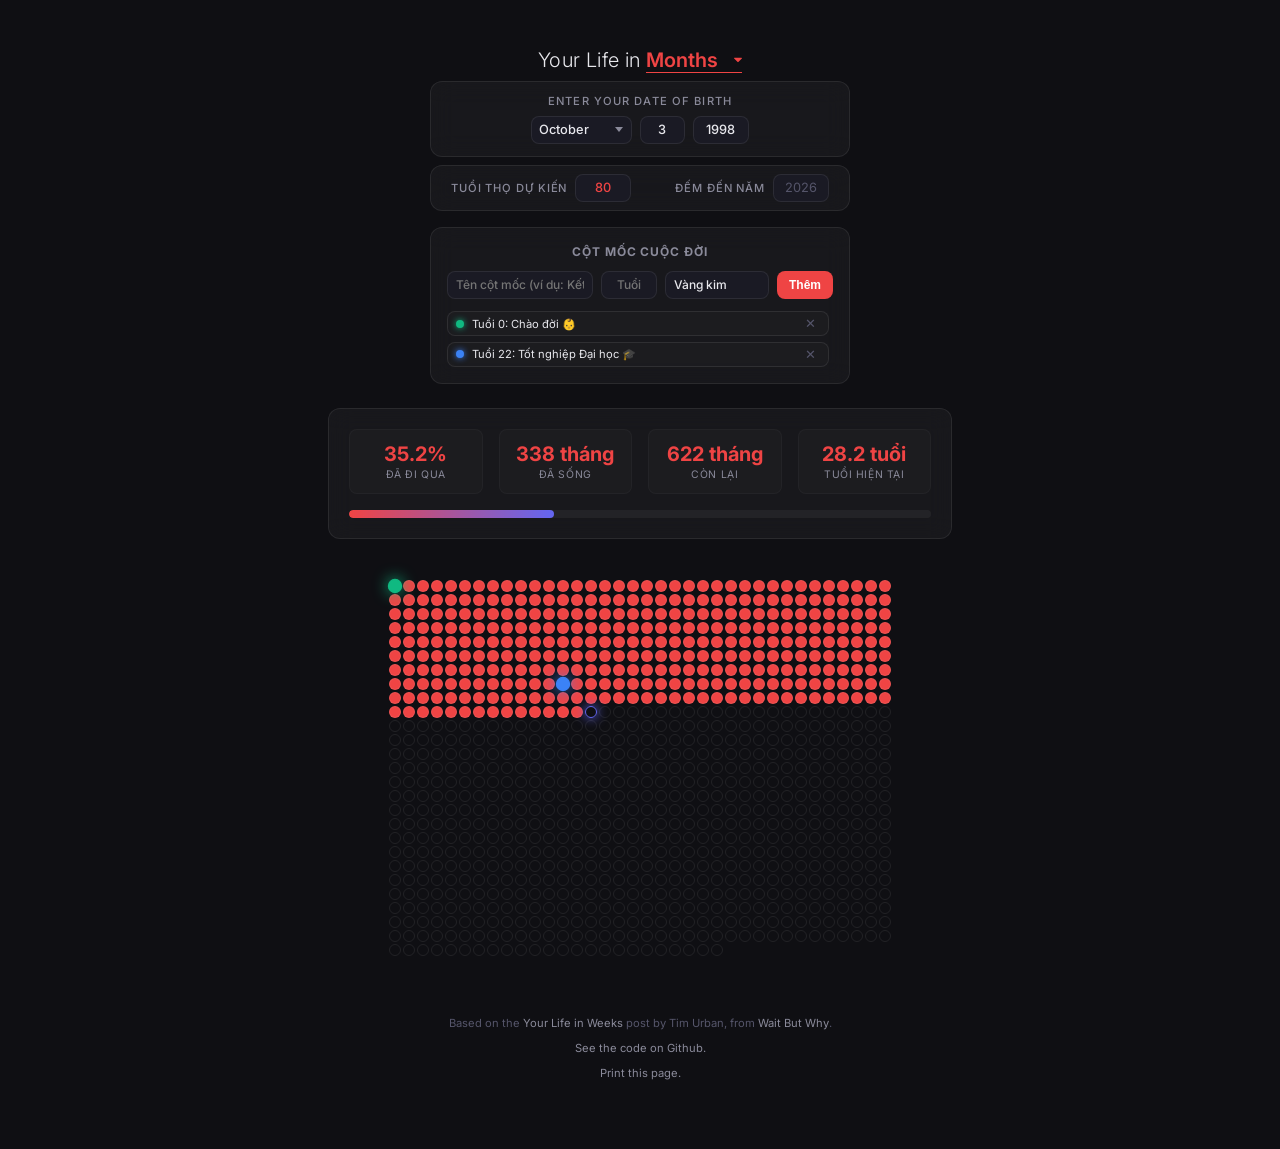
<file: months.html>
<!DOCTYPE html>
<html lang="en">
<head>
  <meta charset="UTF-8">
  <title>Your Life in Months - Interactive</title>
  <meta name="description" content="Enter your date of birth, to see your life in months. Based on the post by Tim Urban, from Wait by Why.">
  <meta name="viewport" content="width=device-width, initial-scale=1">
  <link rel="icon" href="months-favicon.png" sizes="32x32">
  <link rel="stylesheet" href="your-life.css">
</head>
<body>
  <div class="title-box">
    <h1 class="title">Your Life in <label for="unitbox" class="unitbox-label visuallyhidden">Months</label></h1>
    <select name="unitbox" class="unitbox" id="unitbox" required>
      <option value="years">Years</option>
      <option value="months" selected>Months</option>
      <option value="weeks">Weeks</option>
    </select>
  </div>
  <form class="dob" action="#">
    <p class="instruction"><span class="print-hide">Enter your </span>Date of Birth</p>
    <label for="month" class="visuallyhidden">Month</label>
    <select name="month" class="month" id="month" required>
      <option value="0">January</option>
      <option value="1">February</option>
      <option value="2">March</option>
      <option value="3">April</option>
      <option value="4">May</option>
      <option value="5">June</option>
      <option value="6">July</option>
      <option value="7">August</option>
      <option value="8">September</option>
      <option value="9">October</option>
      <option value="10">November</option>
      <option value="11">December</option>
    </select>
    <label for="day" class="visuallyhidden">Day</label>
    <input type="text" class="day" id="day" placeholder="31" pattern="\d{0,2}" required/>
    <label for="year" class="visuallyhidden">Year</label>
    <input type="text" class="year" id="year" placeholder="1999" pattern="\d{4}" required/>
  </form>

  <div class="controls-container">
    <div class="target-year-box">
      <div class="control-group">
        <label for="lifespan" class="target-year-label">Tuổi thọ dự kiến</label>
        <input type="text" class="target-year" id="lifespan" placeholder="90" pattern="\d{1,3}" required />
      </div>
      <div class="control-group">
        <label for="targetYear" class="target-year-label">Đếm đến năm</label>
        <input type="text" class="target-year" id="targetYear" placeholder="2026" pattern="\d{4}" />
      </div>
    </div>

    <div class="milestone-panel">
      <h3>Cột mốc cuộc đời</h3>
      <form class="milestone-form" id="milestoneForm" onsubmit="return false;">
        <input type="text" class="milestone-title-input" id="milestoneTitle" placeholder="Tên cột mốc (ví dụ: Kết hôn 💍)" required />
        <input type="text" class="milestone-age-input" id="milestoneAge" placeholder="Tuổi" pattern="\d{1,3}" required />
        <select class="milestone-color-select" id="milestoneColor">
          <option value="#f59e0b">Vàng kim</option>
          <option value="#ef4444">Đỏ</option>
          <option value="#3b82f6">Xanh lam</option>
          <option value="#10b981">Xanh lục</option>
          <option value="#8b5cf6">Tím</option>
          <option value="#ec4899">Hồng</option>
        </select>
        <button type="submit" class="milestone-add-btn" id="milestoneAddBtn">Thêm</button>
      </form>
      <div class="milestone-list" id="milestoneList">
        <!-- Dynamic milestones list -->
      </div>
    </div>
  </div>

  <div class="stats-container">
    <div class="stats-grid">
      <div class="stats-card">
        <div class="stats-value" id="statsPercentVal">--</div>
        <div class="stats-label">Đã đi qua</div>
      </div>
      <div class="stats-card">
        <div class="stats-value" id="statsLivedVal">--</div>
        <div class="stats-label">Đã sống</div>
      </div>
      <div class="stats-card">
        <div class="stats-value" id="statsRemainingVal">--</div>
        <div class="stats-label">Còn lại</div>
      </div>
      <div class="stats-card">
        <div class="stats-value" id="statsPreciseAgeVal">--</div>
        <div class="stats-label">Tuổi hiện tại</div>
      </div>
    </div>
    <div class="progress-outer">
      <div class="progress-inner" id="statsProgressBar"></div>
    </div>
  </div>

  <ol class="chart months group">
  </ol>
  <div class="credits">
    <p>Based on the <a href="http://waitbutwhy.com/2014/05/life-weeks.html">Your Life in Weeks</a> post by Tim Urban, from <a href="http://waitbutwhy.com/">Wait But Why</a>.</p>
    <p class="print-hide"><a href="https://github.com/bryanbraun/your-life">See the code on Github.</a></p>
    <p class="print-hide"><a href="javascript:window.print()">Print this page.</a></p>
  </div>
  <script src="your-life.js"></script>
</body>
</html>
</file>
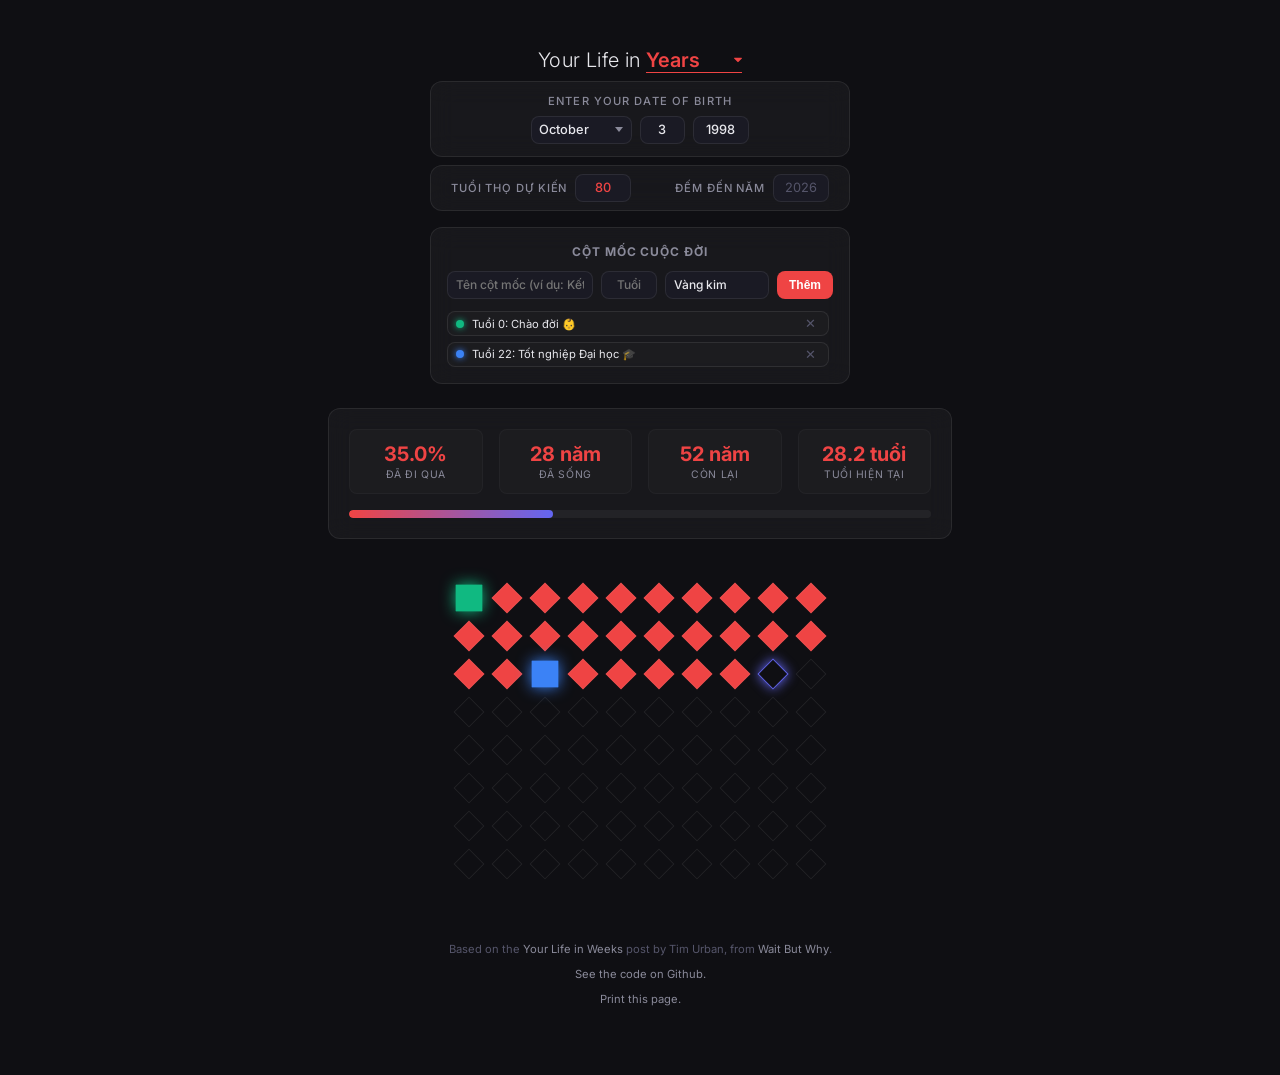
<file: years.html>
<!DOCTYPE html>
<html lang="en">
<head>
  <meta charset="UTF-8">
  <title>Your Life in Years - Interactive</title>
  <meta name="description" content="Enter your date of birth, to see your life in years. Based on the post by Tim Urban, from Wait by Why.">
  <meta name="viewport" content="width=device-width, initial-scale=1">
  <link rel="icon" href="years-favicon.png" sizes="32x32">
  <link rel="stylesheet" href="your-life.css">
</head>
<body>
  <div class="title-box">
    <h1 class="title">Your Life in <label for="unitbox" class="unitbox-label visuallyhidden">Years</label></h1>
    <select name="unitbox" class="unitbox" id="unitbox" required>
      <option value="years" selected>Years</option>
      <option value="months">Months</option>
      <option value="weeks">Weeks</option>
    </select>
  </div>
  <form class="dob" action="#">
    <p class="instruction"><span class="print-hide">Enter your </span>Date of Birth</p>
    <label for="month" class="visuallyhidden">Month</label>
    <select name="month" class="month" id="month" required>
      <option value="0">January</option>
      <option value="1">February</option>
      <option value="2">March</option>
      <option value="3">April</option>
      <option value="4">May</option>
      <option value="5">June</option>
      <option value="6">July</option>
      <option value="7">August</option>
      <option value="8">September</option>
      <option value="9">October</option>
      <option value="10">November</option>
      <option value="11">December</option>
    </select>
    <label for="day" class="visuallyhidden">Day</label>
    <input type="text" class="day" id="day" placeholder="31" pattern="\d{0,2}" required/>
    <label for="year" class="visuallyhidden">Year</label>
    <input type="text" class="year" id="year" placeholder="1999" pattern="\d{4}" required/>
  </form>
  <div class="controls-container">
    <div class="target-year-box">
      <div class="control-group">
        <label for="lifespan" class="target-year-label">Tuổi thọ dự kiến</label>
        <input type="text" class="target-year" id="lifespan" placeholder="90" pattern="\d{1,3}" required />
      </div>
      <div class="control-group">
        <label for="targetYear" class="target-year-label">Đếm đến năm</label>
        <input type="text" class="target-year" id="targetYear" placeholder="2026" pattern="\d{4}" />
      </div>
    </div>

    <div class="milestone-panel">
      <h3>Cột mốc cuộc đời</h3>
      <form class="milestone-form" id="milestoneForm" onsubmit="return false;">
        <input type="text" class="milestone-title-input" id="milestoneTitle" placeholder="Tên cột mốc (ví dụ: Kết hôn 💍)" required />
        <input type="text" class="milestone-age-input" id="milestoneAge" placeholder="Tuổi" pattern="\d{1,3}" required />
        <select class="milestone-color-select" id="milestoneColor">
          <option value="#f59e0b">Vàng kim</option>
          <option value="#ef4444">Đỏ</option>
          <option value="#3b82f6">Xanh lam</option>
          <option value="#10b981">Xanh lục</option>
          <option value="#8b5cf6">Tím</option>
          <option value="#ec4899">Hồng</option>
        </select>
        <button type="submit" class="milestone-add-btn" id="milestoneAddBtn">Thêm</button>
      </form>
      <div class="milestone-list" id="milestoneList">
        <!-- Dynamic milestones list -->
      </div>
    </div>
  </div>

  <div class="stats-container">
    <div class="stats-grid">
      <div class="stats-card">
        <div class="stats-value" id="statsPercentVal">--</div>
        <div class="stats-label">Đã đi qua</div>
      </div>
      <div class="stats-card">
        <div class="stats-value" id="statsLivedVal">--</div>
        <div class="stats-label">Đã sống</div>
      </div>
      <div class="stats-card">
        <div class="stats-value" id="statsRemainingVal">--</div>
        <div class="stats-label">Còn lại</div>
      </div>
      <div class="stats-card">
        <div class="stats-value" id="statsPreciseAgeVal">--</div>
        <div class="stats-label">Tuổi hiện tại</div>
      </div>
    </div>
    <div class="progress-outer">
      <div class="progress-inner" id="statsProgressBar"></div>
    </div>
  </div>

  <ol class="chart years group">
  </ol>
  <div class="credits">
    <p>Based on the <a href="http://waitbutwhy.com/2014/05/life-weeks.html">Your Life in Weeks</a> post by Tim Urban, from <a href="http://waitbutwhy.com/">Wait But Why</a>.</p>
    <p class="print-hide"><a href="https://github.com/bryanbraun/your-life">See the code on Github.</a></p>
    <p class="print-hide"><a href="javascript:window.print()">Print this page.</a></p>
  </div>
  <script src="your-life.js"></script>
</body>
</html>
</file>
<file: your-life.css>
/**
 * Normalize & Base
 */
@import url('https://fonts.googleapis.com/css2?family=Inter:wght@300;400;500;600;700&display=swap');

:root {
  --bg-primary: #0f0f13;
  --bg-secondary: #1a1a24;
  --bg-card: rgba(255, 255, 255, 0.04);
  --bg-card-hover: rgba(255, 255, 255, 0.07);
  --border-subtle: rgba(255, 255, 255, 0.08);
  --text-primary: #e8e8ed;
  --text-secondary: #8a8a9a;
  --text-muted: #55556a;
  --accent: #ef4444;
  --accent-glow: rgba(239, 68, 68, 0.15);
  --accent-light: rgba(239, 68, 68, 0.35);
  --accent-blue: #6366f1;
  --radius: 12px;
  --radius-sm: 8px;
  --transition: 0.2s cubic-bezier(0.4, 0, 0.2, 1);
}

html {
  box-sizing: border-box;
}
*, *:before, *:after {
  box-sizing: inherit;
}
body {
  font-family: 'Inter', -apple-system, BlinkMacSystemFont, sans-serif;
  margin: 0;
  padding: 16px;
  background: var(--bg-primary);
  color: var(--text-primary);
  min-height: 100vh;
  -webkit-font-smoothing: antialiased;
  -moz-osx-font-smoothing: grayscale;
}

/**
 * Header / Title
 */
.title-box {
  padding: 2rem 0 0.5rem;
  text-align: center;
}
.title {
  display: inline;
  color: var(--text-primary);
  font-size: 1.25rem;
  font-weight: 300;
  letter-spacing: 0.02em;
}
.unitbox-label {
  display: inline;
}

/* Unit Selector (Years / Months / Weeks) */
.unitbox {
  display: inline;
  font-family: 'Inter', sans-serif;
  line-height: 1.125;
  padding: 0 1.2em 0 0;
  margin: 0;
  color: var(--accent);
  font-size: 1.25rem;
  font-weight: 600;
  border-radius: 0;
  border: none;
  border-bottom: 1.5px solid var(--accent);
  cursor: pointer;
  transition: var(--transition);

  -moz-appearance: none;
  -webkit-appearance: none;
  appearance: none;
  background-color: transparent;
  background-image: url('data:image/svg+xml;charset=US-ASCII,%3Csvg%20xmlns%3D%22http%3A%2F%2Fwww.w3.org%2F2000%2Fsvg%22%20width%3D%22292.4%22%20height%3D%22292.4%22%3E%3Cpath%20fill%3D%22%23ef4444%22%20d%3D%22M287%2069.4a17.6%2017.6%200%200%200-13-5.4H18.4c-5%200-9.3%201.8-12.9%205.4A17.6%2017.6%200%200%200%200%2082.2c0%205%201.8%209.3%205.4%2012.9l128%20127.9c3.6%203.6%207.8%205.4%2012.8%205.4s9.2-1.8%2012.8-5.4L287%2095c3.5-3.5%205.4-7.8%205.4-12.8%200-5-1.9-9.2-5.5-12.8z%22%2F%3E%3C%2Fsvg%3E');
  background-repeat: no-repeat;
  background-position: right 0 top 50%;
  background-size: .4em auto;
}
.unitbox:hover {
  border-bottom-color: var(--accent-blue);
}
.unitbox::-ms-expand {
  display: none;
}
.unitbox option {
  font-weight: 500;
  font-size: 0.875rem;
  background: var(--bg-secondary);
  color: var(--text-primary);
}

/**
 * Date of Birth Form
 */
.dob {
  text-align: center;
  margin: 0 auto;
  padding: 0.75rem 1.25rem;
  max-width: 420px;
  background: var(--bg-card);
  border: 1px solid var(--border-subtle);
  border-radius: var(--radius);
  backdrop-filter: blur(12px);
  display: flex;
  align-items: center;
  justify-content: center;
  gap: 0.5rem;
  flex-wrap: wrap;
}
.instruction {
  font-size: 0.7rem;
  font-weight: 500;
  text-transform: uppercase;
  letter-spacing: 0.1em;
  color: var(--text-secondary);
  margin: 0;
  width: 100%;
}

/* Month select */
.month {
  padding: 0.35rem 0.4rem;
  font-family: 'Inter', sans-serif;
  font-size: 0.8rem;
  font-weight: 500;
  color: var(--text-primary);
  background: var(--bg-secondary);
  border: 1px solid var(--border-subtle);
  border-radius: var(--radius-sm);
  outline: none;
  cursor: pointer;
  transition: var(--transition);
  -webkit-appearance: none;
  appearance: none;
  background-image: url('data:image/svg+xml;charset=US-ASCII,%3Csvg%20xmlns%3D%22http%3A%2F%2Fwww.w3.org%2F2000%2Fsvg%22%20width%3D%2210%22%20height%3D%226%22%3E%3Cpath%20fill%3D%22%238a8a9a%22%20d%3D%22M0%200l5%206%205-6z%22%2F%3E%3C%2Fsvg%3E');
  background-repeat: no-repeat;
  background-position: right 0.5rem center;
  background-size: 8px;
  padding-right: 1.5rem;
}
.month:hover,
.month:focus {
  border-color: var(--accent);
  box-shadow: 0 0 0 2px var(--accent-glow);
}
.month option {
  background: var(--bg-secondary);
  color: var(--text-primary);
}

/* Day & Year inputs */
.day,
.year {
  font-family: 'Inter', sans-serif;
  font-size: 0.8rem;
  font-weight: 500;
  color: var(--text-primary);
  background: var(--bg-secondary);
  border: 1px solid var(--border-subtle);
  border-radius: var(--radius-sm);
  padding: 0.35rem 0.5rem;
  outline: none;
  text-align: center;
  transition: var(--transition);
}
.day {
  width: 2.8rem;
}
.year {
  width: 3.5rem;
}
.day:hover, .day:focus,
.year:hover, .year:focus {
  border-color: var(--accent);
  box-shadow: 0 0 0 2px var(--accent-glow);
}
.day::placeholder,
.year::placeholder {
  color: var(--text-muted);
  font-weight: 400;
}

input:required:invalid.touched {
  border-color: var(--accent) !important;
  box-shadow: 0 0 0 2px var(--accent-glow) !important;
}

/**
 * Target Year
 */
.target-year-box {
  text-align: center;
  margin: 0.5rem auto 0;
  max-width: 420px;
  display: flex;
  align-items: center;
  justify-content: center;
  gap: 0.5em;
  padding: 0.5rem 1.25rem;
  background: var(--bg-card);
  border: 1px solid var(--border-subtle);
  border-radius: var(--radius);
  backdrop-filter: blur(12px);
}
.target-year-label {
  font-size: 0.7rem;
  font-weight: 500;
  text-transform: uppercase;
  letter-spacing: 0.08em;
  color: var(--text-secondary);
}
.target-year {
  font-family: 'Inter', sans-serif;
  width: 3.5rem;
  font-size: 0.8rem;
  font-weight: 500;
  padding: 0.35rem 0.5rem;
  border: 1px solid var(--border-subtle);
  border-radius: var(--radius-sm);
  background: var(--bg-secondary);
  color: var(--accent);
  text-align: center;
  outline: none;
  transition: var(--transition);
}
.target-year:hover,
.target-year:focus {
  border-color: var(--accent-blue);
  box-shadow: 0 0 0 2px rgba(99, 102, 241, 0.15);
}
.target-year::placeholder {
  color: var(--text-muted);
  font-weight: 400;
}

/**
 * Chart
 */
.chart {
  position: relative;
  margin: 2.5rem auto 2rem auto;
  padding: 0;
  list-style-type: none;
}
.x-axis {
  position: absolute;
  top: -2.75em;
  height: 2.75em;
  width: 100%;
}
.x-axis .markers,
.y-axis .markers {
  font-size: 0.65rem;
  color: var(--text-muted);
  font-weight: 400;
}
.credits {
  font-size: 0.7rem;
  text-align: center;
  color: var(--text-muted);
  padding: 1rem 0 2rem;
}
.credits a:link,
.credits a:hover,
.credits a:visited {
  color: var(--text-secondary);
  text-decoration: none;
  transition: var(--transition);
}
.credits a:hover {
  color: var(--accent);
}


/**
* Page Specific styles
*/
/* INDEX */
.index {
  text-align: center;
  margin: 20vh auto 0;
  padding: 0;
  list-style: none;
}
.index li {
  font-size: 1.5em;
  margin-bottom: 0.75em;
}
.index li a {
  color: var(--text-primary);
  text-decoration: none;
  font-weight: 300;
  letter-spacing: 0.02em;
  padding: 0.5em 1.2em;
  border: 1px solid var(--border-subtle);
  border-radius: var(--radius);
  display: inline-block;
  transition: var(--transition);
  background: var(--bg-card);
}
.index li a:hover {
  background: var(--bg-card-hover);
  border-color: var(--accent);
  color: var(--accent);
  box-shadow: 0 0 20px var(--accent-glow);
  transform: translateY(-2px);
}

/* YEARS */
.years {
  max-width: 380px; /* 38px per year * 10years = 380px */
}
.years > li {
  border: 1px solid var(--border-subtle);
  width: 5.789473684%; /* 22px/380px */
  padding-bottom: 5.263157895%; /* 20px/380px */
  margin: 2.105263158%; /* 8px/380px */
  float: left;
  transform: rotate(45deg);
  transition: background-color 0.15s ease;
}

/* MONTHS */
.months {
  max-width: 504px; /* 14px per month * 36 months = 504px */
}
.months > li {
  border: 1px solid var(--border-subtle);
  width: 2.380952381%; /* 12px/504px */
  padding-bottom: 1.984126984%; /* 10px/504px */
  margin: .198412698%; /* 1px/504px */
  border-radius: 50%;
  float: left;
  transition: background-color 0.15s ease;
}

/* WEEKS */
.weeks {
  max-width: 624px; /* 12px per week * 52weeks = 624px */
}
.weeks > li {
  border: 1px solid var(--border-subtle);
  width: 1.282051282%; /* 8px/624px */
  padding-bottom: .961538462%; /* 6px/624px */
  margin: .320512821%; /* 2px/624px */
  float: left;
  transition: background-color 0.15s ease;
}
.weeks--x-label {
  color: var(--text-secondary);
  font-size: 0.75rem;
  font-weight: 500;
}
.weeks--y-label {
  color: var(--text-secondary);
  transform: rotate(-90deg);
  font-size: 0.75rem;
  font-weight: 500;
  position: absolute;
  left: -118px;
  top: 78px;
}
.weeks--x-arrow {
  padding-left: 10px;
  vertical-align: bottom;
  filter: brightness(0) invert(0.5);
}
@media (max-width: 350px) {
  .weeks--x-arrow {
    display: none;
  }
}
.weeks--y-arrow {
  padding-right: 10px;
  vertical-align: bottom;
  filter: brightness(0) invert(0.5);
}
.weeks--x-markers span {
  position: absolute;
  bottom: 0;
}
/* The year is divided into 52 weeks, so the % marker location //
// can be found at (1/52)n (where n is the week number). We    //
// must offset by 1 because we start counting at 1, so the     //
// final equation is (n/52)-(1/52)                             */
.weeks--x-markers span:nth-of-type(1) { left: 0;             }
.weeks--x-markers span:nth-of-type(2) { left: 7.6923076920%; }
.weeks--x-markers span:nth-of-type(3) { left: 17.307692308%; }
.weeks--x-markers span:nth-of-type(4) { left: 26.923076923%; }
.weeks--x-markers span:nth-of-type(5) { left: 36.538461538%; }
.weeks--x-markers span:nth-of-type(6) { left: 46.153846154%; }
.weeks--x-markers span:nth-of-type(7) { left: 55.769230769%; }
.weeks--x-markers span:nth-of-type(8) { left: 65.384615385%; }
.weeks--x-markers span:nth-of-type(9) { left: 75%;           }
.weeks--x-markers span:nth-of-type(10) { left: 84.615384615%; }
.weeks--x-markers span:nth-of-type(11) { left: 94.230769231%; }

.weeks--y-markers span {
  position: absolute;
  left: -1.25em;
}

.weeks--y-markers span:nth-of-type(1) { top: 0; } /* (n/90) */
.weeks--y-markers span:nth-of-type(2) { top: 5.555555556%; }
.weeks--y-markers span:nth-of-type(3) { top: 11.111111111%; }
.weeks--y-markers span:nth-of-type(4) { top: 16.666666667%; }
.weeks--y-markers span:nth-of-type(5) { top: 22.222222222%; }
.weeks--y-markers span:nth-of-type(6) { top: 27.777777778%; }
.weeks--y-markers span:nth-of-type(7) { top: 33.333333333%; }
.weeks--y-markers span:nth-of-type(8) { top: 38.888888889%; }
.weeks--y-markers span:nth-of-type(9) { top: 44.444444444%; }
.weeks--y-markers span:nth-of-type(10) { top: 50%; }
.weeks--y-markers span:nth-of-type(11) { top: 55.555555556%; }
.weeks--y-markers span:nth-of-type(12) { top: 61.111111111%; }
.weeks--y-markers span:nth-of-type(13) { top: 66.666666667%; }
.weeks--y-markers span:nth-of-type(14) { top: 72.222222222%; }
.weeks--y-markers span:nth-of-type(15) { top: 77.777777778%; }
.weeks--y-markers span:nth-of-type(16) { top: 83.333333333%; }
.weeks--y-markers span:nth-of-type(17) { top: 88.888888889%; }
.weeks--y-markers span:nth-of-type(18) { top: 94.444444444%; }
.weeks--y-markers span:nth-of-type(19) {
  bottom: -1em;
  left: 100%;
  font-size: 1.2em;
  font-weight: 600;
  color: var(--text-secondary);
}

/**
 * Utilities
 */
.group:after {
  /* "group" is another name for clearfix */
  content: "";
  display: table;
  clear: both;
}

/* see http://snook.ca/archives/html_and_css/hiding-content-for-accessibility */
.visuallyhidden {
  position: absolute;
  overflow: hidden;
  clip: rect(0 0 0 0);
  height: 1px; width: 1px;
  margin: -1px; padding: 0; border: 0;
}

/**
 * Premium Upgrade Styles: Tooltip, Stats, Milestones
 */

/* Tooltip */
.custom-tooltip {
  position: absolute;
  pointer-events: none;
  background: rgba(26, 26, 36, 0.95);
  backdrop-filter: blur(12px);
  border: 1px solid var(--border-subtle);
  border-radius: var(--radius-sm);
  padding: 8px 12px;
  color: var(--text-primary);
  font-size: 0.75rem;
  font-weight: 500;
  box-shadow: 0 4px 20px rgba(0, 0, 0, 0.5);
  z-index: 9999;
  opacity: 0;
  transform: translateY(8px);
  transition: opacity 0.15s ease, transform 0.15s ease;
  line-height: 1.4;
  pointer-events: none;
  min-width: 140px;
}
.custom-tooltip.visible {
  opacity: 1;
  transform: translateY(0);
}
.custom-tooltip .tooltip-title {
  font-weight: 700;
  color: var(--accent);
  margin-bottom: 2px;
}
.custom-tooltip .tooltip-date {
  color: var(--text-secondary);
  font-size: 0.65rem;
  margin-bottom: 4px;
}
.custom-tooltip .tooltip-status {
  display: inline-block;
  font-size: 0.65rem;
  padding: 1px 4px;
  border-radius: 4px;
  background: rgba(255, 255, 255, 0.05);
}
.custom-tooltip .tooltip-status.elapsed {
  color: #f87171;
  background: rgba(239, 68, 68, 0.1);
}
.custom-tooltip .tooltip-status.future-target {
  color: rgba(239, 68, 68, 0.6);
  background: rgba(239, 68, 68, 0.05);
}
.custom-tooltip .tooltip-status.future {
  color: var(--text-muted);
}
.custom-tooltip .tooltip-milestone {
  color: #f59e0b;
  margin-top: 6px;
  font-weight: 600;
  border-top: 1px dashed rgba(255, 255, 255, 0.12);
  padding-top: 4px;
  display: flex;
  align-items: center;
  gap: 4px;
}

/* Hover effects & Active states on grid */
.chart li {
  cursor: pointer;
  transition: background-color 0.15s ease, transform 0.15s ease, box-shadow 0.15s ease !important;
}
.chart li:hover {
  transform: scale(1.35) !important;
  z-index: 10;
  border-color: var(--text-primary) !important;
  box-shadow: 0 0 10px rgba(255, 255, 255, 0.25);
}

.chart li.current-active {
  border-color: #6366f1 !important;
  box-shadow: 0 0 12px #6366f1;
  animation: pulse-ring 2s infinite ease-in-out;
  z-index: 5;
}
@keyframes pulse-ring {
  0% { transform: scale(1); box-shadow: 0 0 4px rgba(99, 102, 241, 0.4); }
  50% { transform: scale(1.25); box-shadow: 0 0 12px rgba(99, 102, 241, 0.9); }
  100% { transform: scale(1); box-shadow: 0 0 4px rgba(99, 102, 241, 0.4); }
}

.chart li.milestone-active {
  transform: scale(1.2);
  box-shadow: 0 0 12px var(--milestone-color, #f59e0b);
  border-color: var(--milestone-color, #f59e0b) !important;
  background-color: var(--milestone-color, #f59e0b) !important;
  z-index: 4;
}

/* Stats Dashboard */
.stats-container {
  max-width: 624px;
  margin: 1.5rem auto 0;
  background: var(--bg-card);
  border: 1px solid var(--border-subtle);
  border-radius: var(--radius);
  padding: 1.25rem;
  backdrop-filter: blur(12px);
}
.stats-grid {
  display: grid;
  grid-template-columns: repeat(auto-fit, minmax(110px, 1fr));
  gap: 1rem;
  margin-bottom: 1rem;
}
.stats-card {
  background: rgba(255, 255, 255, 0.02);
  border: 1px solid rgba(255, 255, 255, 0.03);
  border-radius: var(--radius-sm);
  padding: 0.75rem;
  text-align: center;
}
.stats-value {
  font-size: 1.25rem;
  font-weight: 700;
  color: var(--accent);
  margin-bottom: 2px;
}
.stats-label {
  font-size: 0.65rem;
  text-transform: uppercase;
  letter-spacing: 0.05em;
  color: var(--text-secondary);
}
.progress-outer {
  background: rgba(255, 255, 255, 0.05);
  border-radius: 99px;
  height: 8px;
  overflow: hidden;
  position: relative;
  width: 100%;
}
.progress-inner {
  background: linear-gradient(90deg, var(--accent) 0%, #6366f1 100%);
  height: 100%;
  width: 0%;
  border-radius: 99px;
  transition: width 0.8s cubic-bezier(0.4, 0, 0.2, 1);
}

/* Controls grouping (Lifespan + Count target) */
.controls-container {
  display: flex;
  flex-direction: column;
  gap: 0.5rem;
  max-width: 420px;
  margin: 0.5rem auto 0;
}
.controls-container .target-year-box {
  margin: 0;
  width: 100%;
  max-width: none;
  justify-content: space-between;
}
.control-group {
  display: flex;
  align-items: center;
  gap: 0.5rem;
}

/* Milestones Panel */
.milestone-panel {
  max-width: 420px;
  margin: 0.5rem auto 0;
  background: var(--bg-card);
  border: 1px solid var(--border-subtle);
  border-radius: var(--radius);
  padding: 1rem;
  backdrop-filter: blur(12px);
}
.milestone-panel h3 {
  font-size: 0.75rem;
  text-transform: uppercase;
  letter-spacing: 0.08em;
  color: var(--text-secondary);
  margin: 0 0 0.75rem 0;
  text-align: center;
}
.milestone-form {
  display: flex;
  gap: 0.5rem;
  margin-bottom: 0.75rem;
  flex-wrap: wrap;
}
.milestone-form input,
.milestone-form select {
  font-family: 'Inter', sans-serif;
  font-size: 0.75rem;
  font-weight: 500;
  color: var(--text-primary);
  background: var(--bg-secondary);
  border: 1px solid var(--border-subtle);
  border-radius: var(--radius-sm);
  padding: 0.35rem 0.5rem;
  outline: none;
  transition: var(--transition);
}
.milestone-title-input {
  flex: 2;
  min-width: 120px;
}
.milestone-age-input {
  width: 3.5rem;
  text-align: center;
}
.milestone-color-select {
  width: 6.5rem;
  cursor: pointer;
  background-image: url('data:image/svg+xml;charset=US-ASCII,%3Csvg%20xmlns%3D%22http%3A%2F%2Fwww.w3.org%2F2000%2Fsvg%22%20width%3D%2210%22%20height%3D%226%22%3E%3Cpath%20fill%3D%22%238a8a9a%22%20d%3D%22M0%200l5%206%205-6z%22%2F%3E%3C%2Fsvg%3E');
  background-repeat: no-repeat;
  background-position: right 0.4rem center;
  background-size: 8px;
  padding-right: 1.25rem;
  -webkit-appearance: none;
  appearance: none;
}
.milestone-add-btn {
  background: var(--accent);
  color: white;
  border: none;
  border-radius: var(--radius-sm);
  font-size: 0.75rem;
  font-weight: 600;
  padding: 0.35rem 0.75rem;
  cursor: pointer;
  transition: var(--transition);
}
.milestone-add-btn:hover {
  background: #f87171;
  box-shadow: 0 0 8px var(--accent-glow);
}
.milestone-list {
  display: flex;
  flex-direction: column;
  gap: 0.35rem;
  max-height: 120px;
  overflow-y: auto;
  padding-right: 4px;
}
.milestone-list::-webkit-scrollbar {
  width: 4px;
}
.milestone-list::-webkit-scrollbar-track {
  background: rgba(255, 255, 255, 0.01);
}
.milestone-list::-webkit-scrollbar-thumb {
  background: var(--border-subtle);
  border-radius: 99px;
}
.milestone-item {
  display: flex;
  justify-content: space-between;
  align-items: center;
  background: rgba(255, 255, 255, 0.02);
  border: 1px solid var(--border-subtle);
  border-radius: var(--radius-sm);
  padding: 0.25rem 0.5rem;
  font-size: 0.7rem;
}
.milestone-item-info {
  display: flex;
  align-items: center;
  gap: 0.5rem;
}
.milestone-color-dot {
  width: 8px;
  height: 8px;
  border-radius: 50%;
  box-shadow: 0 0 6px var(--dot-color);
}
.milestone-delete-btn {
  background: transparent;
  color: var(--text-muted);
  border: none;
  cursor: pointer;
  font-size: 0.8rem;
  padding: 0 0.25rem;
  transition: var(--transition);
}
.milestone-delete-btn:hover {
  color: var(--accent);
}


/**
 * Print Styles
 */
@page {
  size: Letter portrait;
}


@media print {
  body {
    background: white;
    color: black;
  }

  .credits p,
  .chart li {
    /* Force backgrounds to show (like the red shapes). This overrides the print
      dialog option "Print backgrounds," which often defaults to disabled). We
      target the affected elements directly because inheritance wasn't sufficient
      in Firefox. */
    -webkit-print-color-adjust: exact !important;
    color-adjust: exact !important;
  }

  .unitbox {
    border-bottom: none;
    padding: 0;
    background-image: none;
  }

  .month {
    appearance: none;
    width: 96px;
    font-size: 14px;
  }
  .day {
    font-size: 14px;
  }
  .year {
    font-size: 14px;
  }

  .print-hide {
    display: none;
  }
}
</file>
